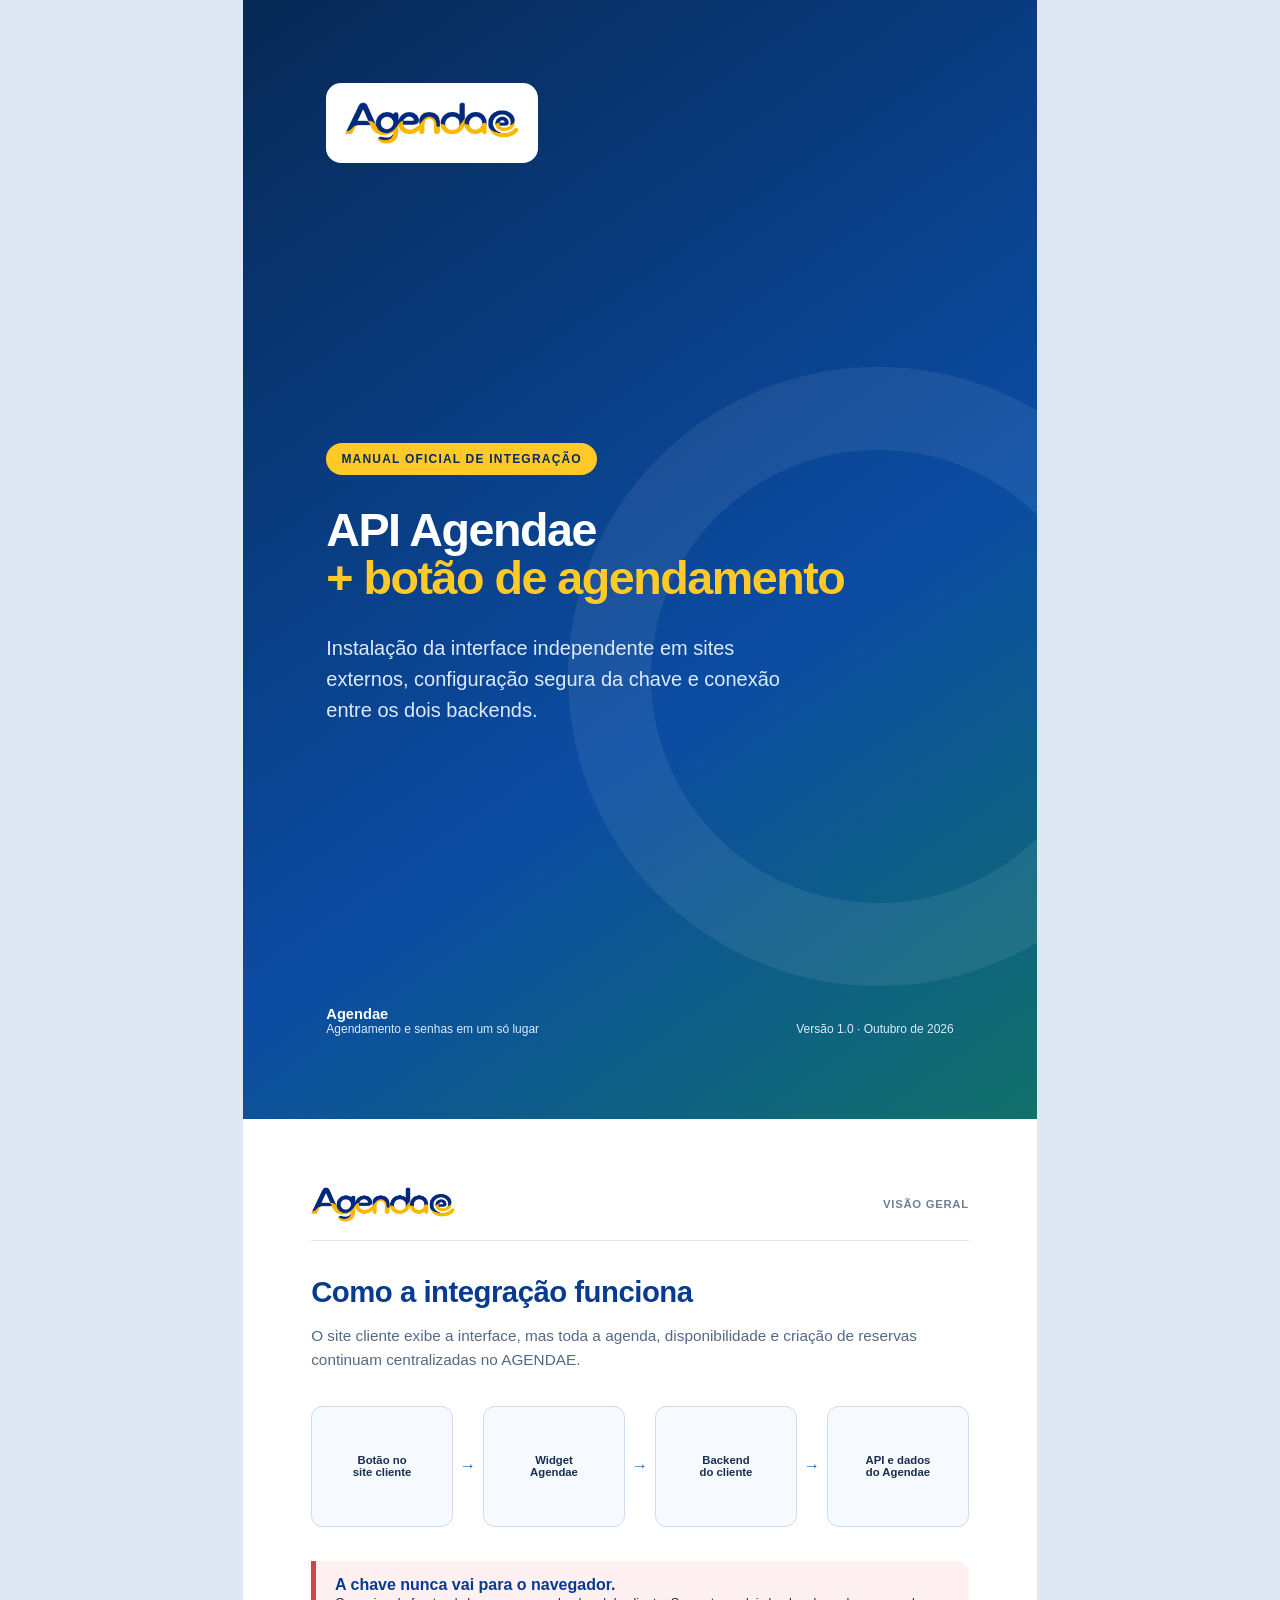
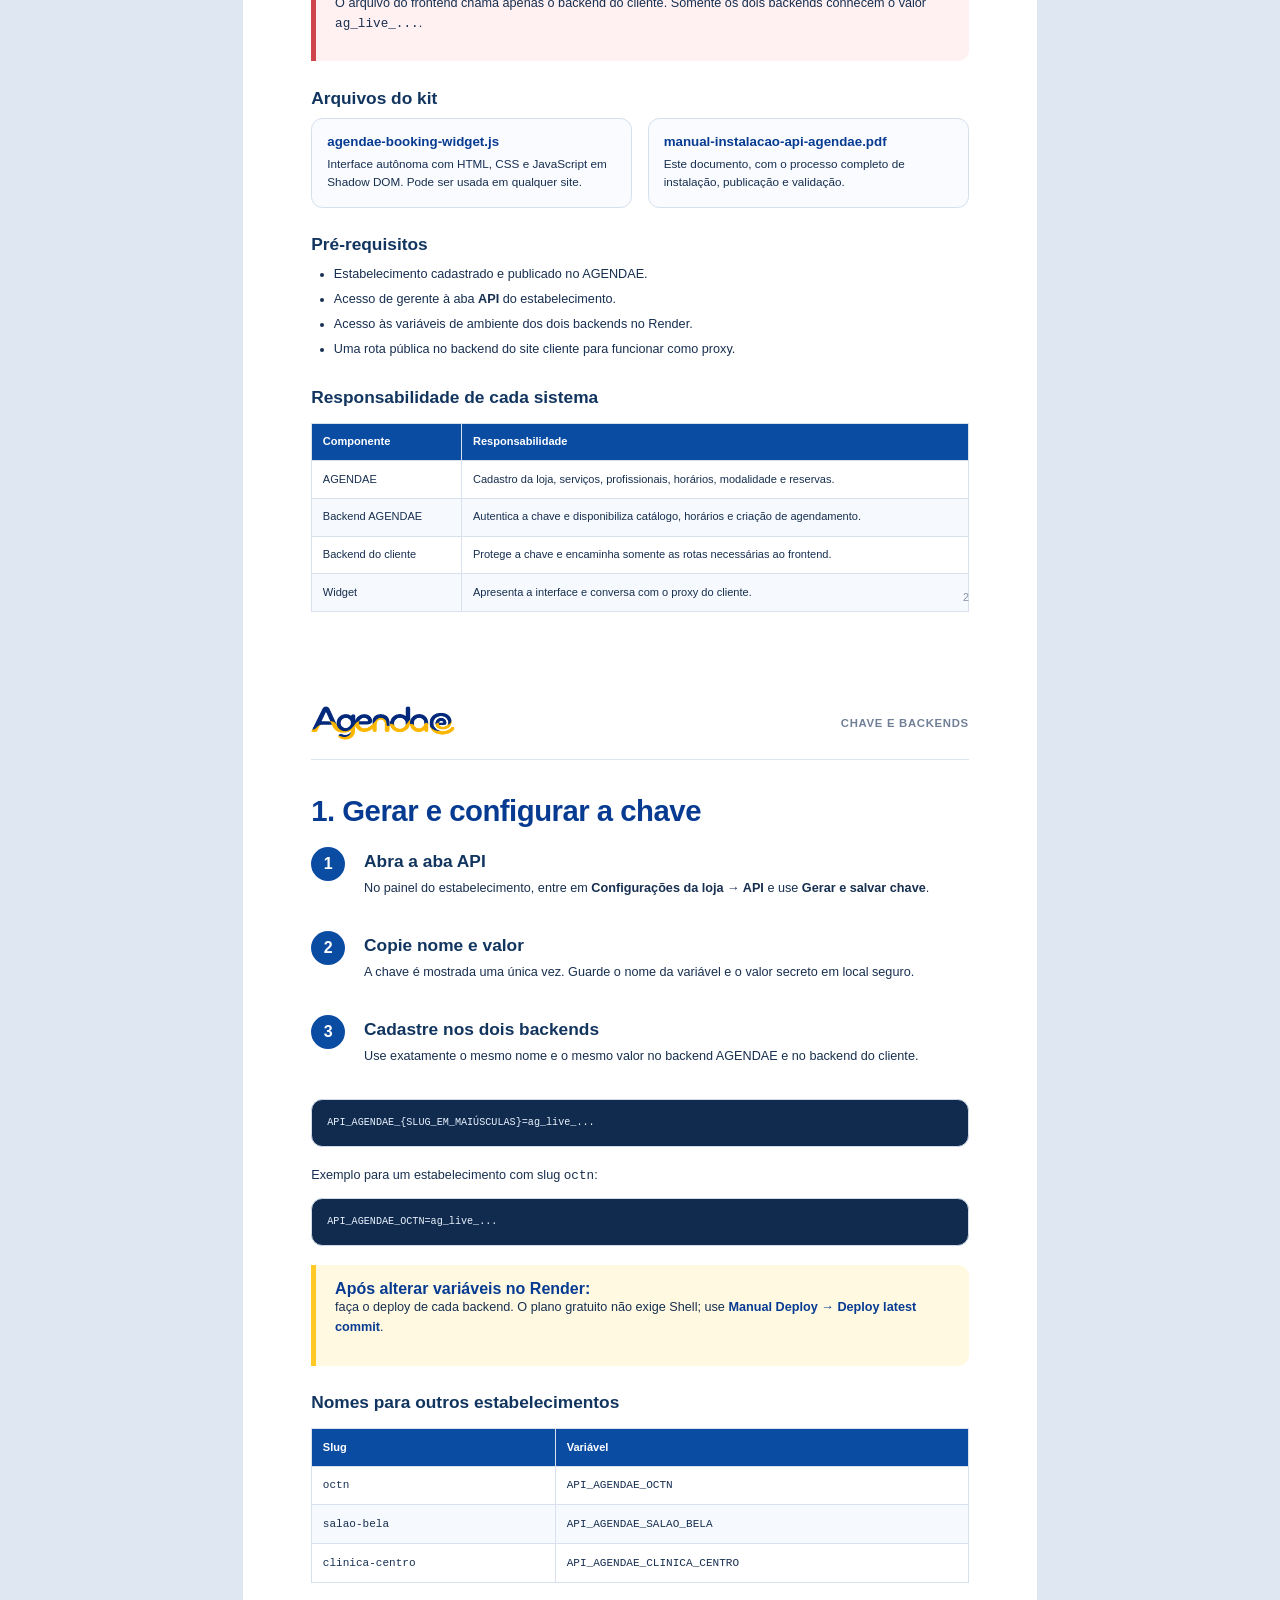
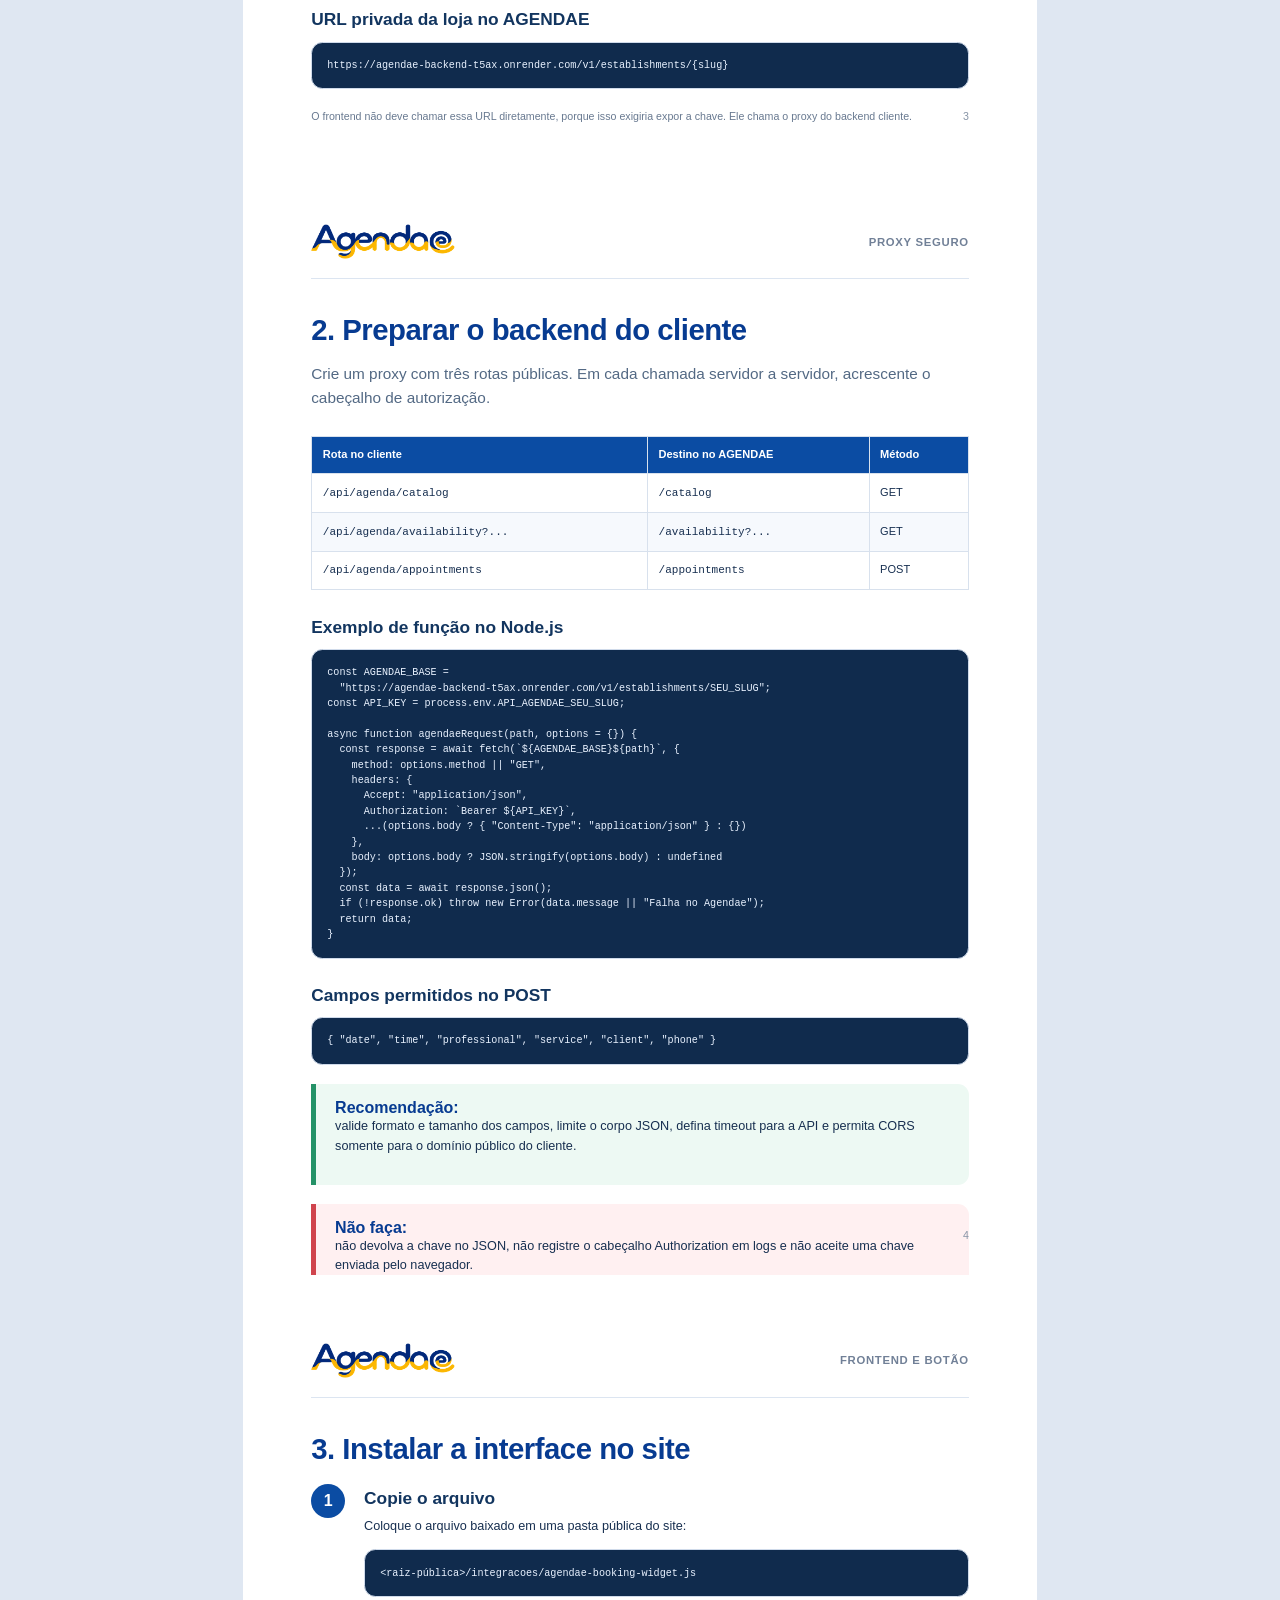
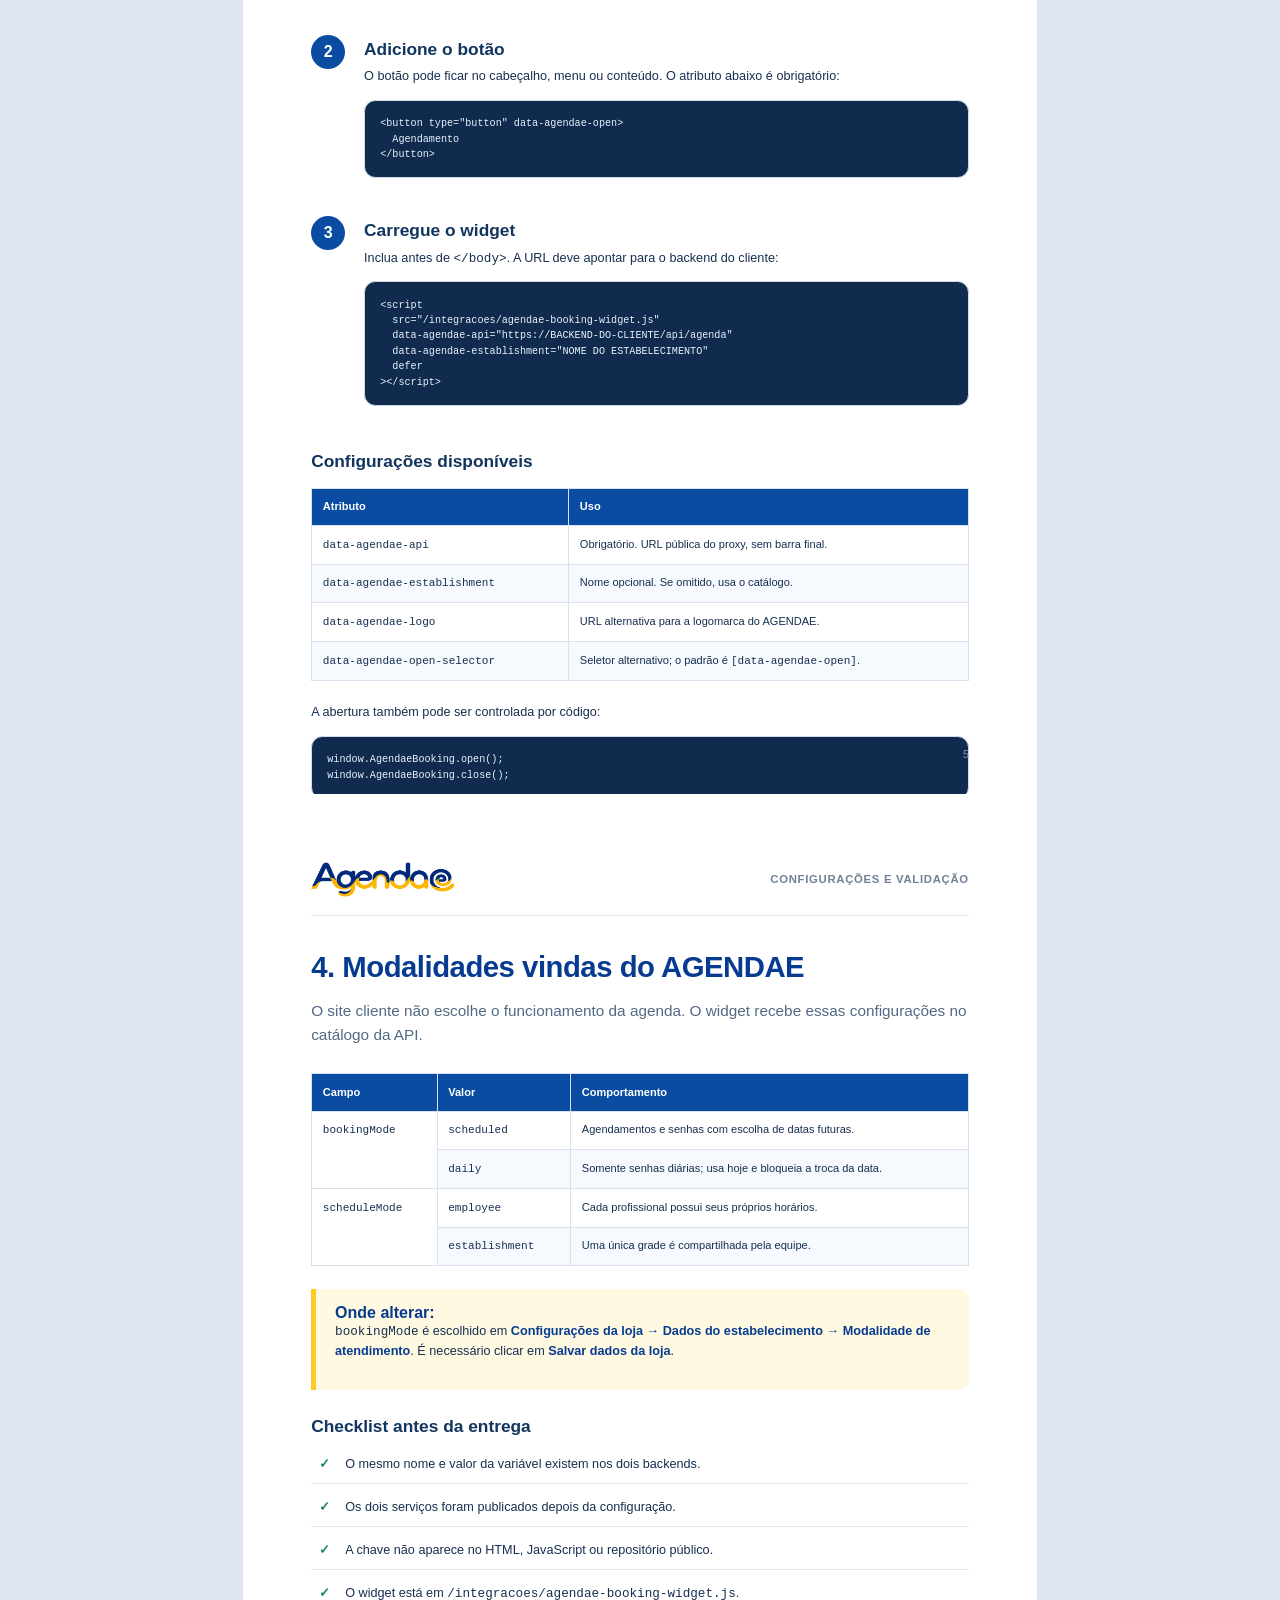
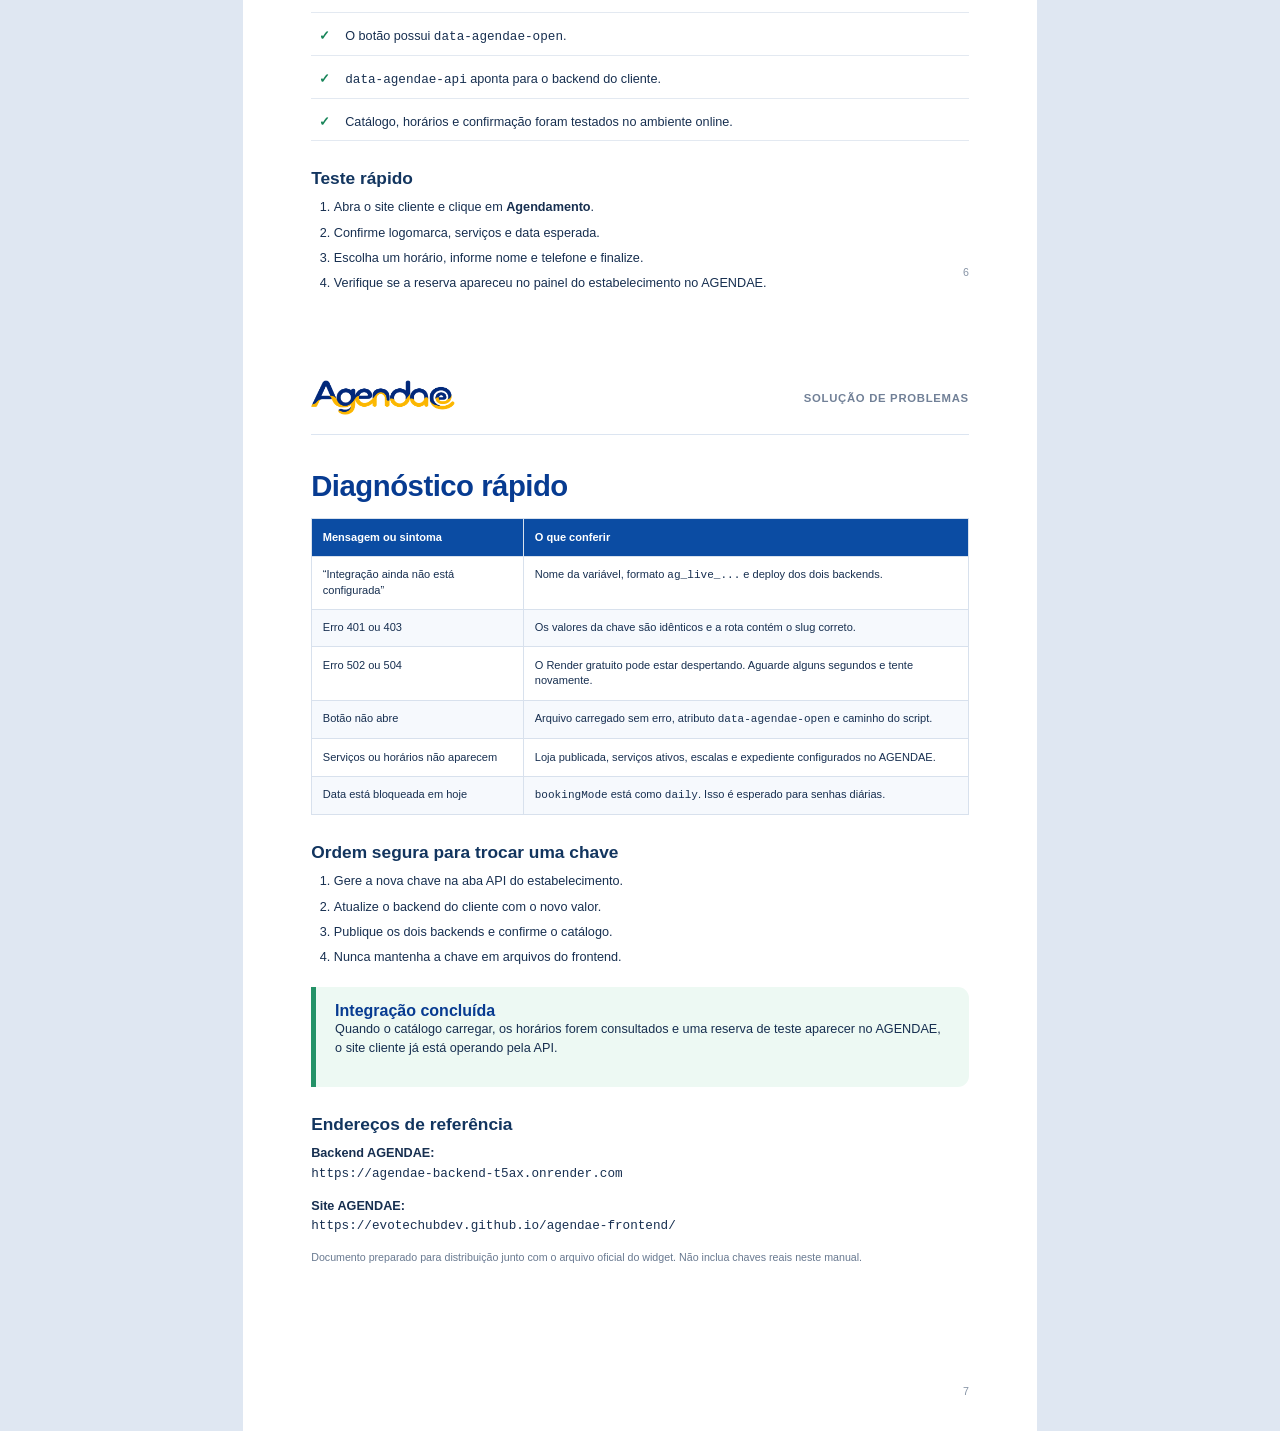
<file: integracoes/manual-instalacao-api-agendae.html>
<!doctype html>
<html lang="pt-BR">
<head>
  <meta charset="utf-8">
  <title>Manual de instalação — API Agendae</title>
  <style>
    @page { size: A4; margin: 0; }
    * { box-sizing: border-box; }
    body { margin: 0; color: #172f50; background: #dfe7f2; font-family: Arial, Helvetica, sans-serif; }
    .page { position: relative; width: 210mm; height: 296mm; margin: 0 auto; padding: 18mm 18mm 17mm; overflow: hidden; background: #fff; page-break-after: always; }
    .page:last-child { page-break-after: auto; }
    .cover { display: flex; flex-direction: column; justify-content: space-between; padding: 22mm; color: #fff; background: linear-gradient(145deg,#072955 0%,#0b4ca3 61%,#11716a 100%); }
    .cover::after { content: ""; position: absolute; right: -40mm; bottom: 35mm; width: 120mm; height: 120mm; border: 22mm solid rgba(255,255,255,.07); border-radius: 50%; }
    .brand { width: 56mm; padding: 5mm; border-radius: 4mm; background: #fff; }
    .cover-main { position: relative; z-index: 1; max-width: 150mm; }
    .eyebrow { display: inline-block; margin-bottom: 8mm; padding: 2.5mm 4mm; border-radius: 20mm; color: #082b58; background: #ffc928; font-size: 9pt; font-weight: 800; letter-spacing: 1.2px; }
    .cover h1 { margin: 0; font-size: 35pt; line-height: 1.04; letter-spacing: -1.5px; }
    .cover h1 span { display: block; color: #ffc928; }
    .cover p { max-width: 130mm; margin: 8mm 0 0; color: #dceaff; font-size: 15pt; line-height: 1.55; }
    .cover-footer { position: relative; z-index: 1; display: flex; justify-content: space-between; align-items: flex-end; color: #dceaff; font-size: 9pt; }
    .cover-footer strong { display: block; color: #fff; font-size: 11pt; }
    header { display: flex; align-items: center; justify-content: space-between; margin-bottom: 9mm; padding-bottom: 5mm; border-bottom: 1px solid #dce5f1; }
    header img { width: 38mm; }
    header span { color: #718097; font-size: 8.5pt; font-weight: 700; letter-spacing: .7px; }
    h2 { margin: 0 0 4mm; color: #073b91; font-size: 22pt; line-height: 1.15; letter-spacing: -.5px; }
    h3 { margin: 7mm 0 2.5mm; color: #12355f; font-size: 13pt; }
    h4 { margin: 5mm 0 2mm; color: #12355f; font-size: 10.5pt; }
    p, li { font-size: 9.5pt; line-height: 1.55; }
    p { margin: 0 0 3.5mm; }
    ol, ul { margin: 2mm 0 4mm; padding-left: 6mm; }
    li + li { margin-top: 1.5mm; }
    code { font-family: Consolas, "Courier New", monospace; }
    pre { margin: 3mm 0 5mm; padding: 4mm; overflow: hidden; border: 1px solid #cfdaea; border-radius: 3mm; color: #e9f2ff; background: #102b4d; font: 7.6pt/1.52 Consolas, "Courier New", monospace; white-space: pre-wrap; word-break: break-word; }
    .lead { margin-bottom: 7mm; color: #536984; font-size: 11.5pt; }
    .callout { margin: 5mm 0; padding: 4mm 5mm; border-left: 1.5mm solid #ffc928; border-radius: 0 3mm 3mm 0; background: #fff9e2; }
    .callout strong { color: #073b91; }
    .danger { border-left-color: #d0444d; background: #fff0f1; }
    .success { border-left-color: #249267; background: #edf9f3; }
    .flow { display: grid; grid-template-columns: 1fr 8mm 1fr 8mm 1fr 8mm 1fr; align-items: center; margin: 9mm 0; }
    .flow div { min-height: 32mm; padding: 4mm 2mm; display: grid; place-items: center; border: 1px solid #cfdced; border-radius: 3mm; background: #f6f9fd; text-align: center; font-size: 8.5pt; font-weight: 700; }
    .flow b { color: #1c65bd; text-align: center; }
    .grid { display: grid; grid-template-columns: 1fr 1fr; gap: 4mm; }
    .card { padding: 4mm; border: 1px solid #d6e0ed; border-radius: 3mm; background: #f9fbfe; }
    .card strong { display: block; margin-bottom: 1.5mm; color: #073b91; font-size: 10pt; }
    .card p { margin: 0; font-size: 8.8pt; }
    table { width: 100%; margin: 4mm 0 6mm; border-collapse: collapse; font-size: 8.3pt; }
    th, td { padding: 2.8mm; border: 1px solid #d8e1ed; vertical-align: top; text-align: left; line-height: 1.4; }
    th { color: #fff; background: #0b4ca3; }
    tr:nth-child(even) td { background: #f6f9fd; }
    .step { display: grid; grid-template-columns: 10mm 1fr; gap: 4mm; margin: 5mm 0; }
    .step-number { width: 9mm; height: 9mm; display: grid; place-items: center; border-radius: 50%; color: #fff; background: #0b4ca3; font-weight: 800; }
    .step h3 { margin: 1mm 0 2mm; }
    .checklist { list-style: none; padding: 0; }
    .checklist li { position: relative; padding: 2.2mm 2mm 2.2mm 9mm; border-bottom: 1px solid #e3e9f1; }
    .checklist li::before { content: "✓"; position: absolute; left: 2mm; color: #168458; font-weight: 900; }
    .page-number { position: absolute; right: 18mm; bottom: 9mm; color: #8794a6; font-size: 8pt; }
    .mini { color: #687990; font-size: 8pt; }
  </style>
</head>
<body>
  <section class="page cover">
    <img class="brand" src="../public/imagens/logo_agendae.png" alt="Agendae">
    <div class="cover-main">
      <span class="eyebrow">MANUAL OFICIAL DE INTEGRAÇÃO</span>
      <h1>API Agendae <span>+ botão de agendamento</span></h1>
      <p>Instalação da interface independente em sites externos, configuração segura da chave e conexão entre os dois backends.</p>
    </div>
    <div class="cover-footer"><div><strong>Agendae</strong>Agendamento e senhas em um só lugar</div><div>Versão 1.0 · Outubro de 2026</div></div>
  </section>

  <section class="page">
    <header><img src="../public/imagens/logo_agendae.png" alt="Agendae"><span>VISÃO GERAL</span></header>
    <h2>Como a integração funciona</h2>
    <p class="lead">O site cliente exibe a interface, mas toda a agenda, disponibilidade e criação de reservas continuam centralizadas no AGENDAE.</p>
    <div class="flow"><div>Botão no<br>site cliente</div><b>→</b><div>Widget<br>Agendae</div><b>→</b><div>Backend<br>do cliente</div><b>→</b><div>API e dados<br>do Agendae</div></div>
    <div class="callout danger"><strong>A chave nunca vai para o navegador.</strong><p>O arquivo do frontend chama apenas o backend do cliente. Somente os dois backends conhecem o valor <code>ag_live_...</code>.</p></div>
    <h3>Arquivos do kit</h3>
    <div class="grid">
      <div class="card"><strong>agendae-booking-widget.js</strong><p>Interface autônoma com HTML, CSS e JavaScript em Shadow DOM. Pode ser usada em qualquer site.</p></div>
      <div class="card"><strong>manual-instalacao-api-agendae.pdf</strong><p>Este documento, com o processo completo de instalação, publicação e validação.</p></div>
    </div>
    <h3>Pré-requisitos</h3>
    <ul>
      <li>Estabelecimento cadastrado e publicado no AGENDAE.</li>
      <li>Acesso de gerente à aba <strong>API</strong> do estabelecimento.</li>
      <li>Acesso às variáveis de ambiente dos dois backends no Render.</li>
      <li>Uma rota pública no backend do site cliente para funcionar como proxy.</li>
    </ul>
    <h3>Responsabilidade de cada sistema</h3>
    <table><thead><tr><th>Componente</th><th>Responsabilidade</th></tr></thead><tbody>
      <tr><td>AGENDAE</td><td>Cadastro da loja, serviços, profissionais, horários, modalidade e reservas.</td></tr>
      <tr><td>Backend AGENDAE</td><td>Autentica a chave e disponibiliza catálogo, horários e criação de agendamento.</td></tr>
      <tr><td>Backend do cliente</td><td>Protege a chave e encaminha somente as rotas necessárias ao frontend.</td></tr>
      <tr><td>Widget</td><td>Apresenta a interface e conversa com o proxy do cliente.</td></tr>
    </tbody></table>
    <span class="page-number">2</span>
  </section>

  <section class="page">
    <header><img src="../public/imagens/logo_agendae.png" alt="Agendae"><span>CHAVE E BACKENDS</span></header>
    <h2>1. Gerar e configurar a chave</h2>
    <div class="step"><span class="step-number">1</span><div><h3>Abra a aba API</h3><p>No painel do estabelecimento, entre em <strong>Configurações da loja → API</strong> e use <strong>Gerar e salvar chave</strong>.</p></div></div>
    <div class="step"><span class="step-number">2</span><div><h3>Copie nome e valor</h3><p>A chave é mostrada uma única vez. Guarde o nome da variável e o valor secreto em local seguro.</p></div></div>
    <div class="step"><span class="step-number">3</span><div><h3>Cadastre nos dois backends</h3><p>Use exatamente o mesmo nome e o mesmo valor no backend AGENDAE e no backend do cliente.</p></div></div>
    <pre>API_AGENDAE_{SLUG_EM_MAIÚSCULAS}=ag_live_...</pre>
    <p>Exemplo para um estabelecimento com slug <code>octn</code>:</p>
    <pre>API_AGENDAE_OCTN=ag_live_...</pre>
    <div class="callout"><strong>Após alterar variáveis no Render:</strong><p>faça o deploy de cada backend. O plano gratuito não exige Shell; use <strong>Manual Deploy → Deploy latest commit</strong>.</p></div>
    <h3>Nomes para outros estabelecimentos</h3>
    <table><thead><tr><th>Slug</th><th>Variável</th></tr></thead><tbody>
      <tr><td><code>octn</code></td><td><code>API_AGENDAE_OCTN</code></td></tr>
      <tr><td><code>salao-bela</code></td><td><code>API_AGENDAE_SALAO_BELA</code></td></tr>
      <tr><td><code>clinica-centro</code></td><td><code>API_AGENDAE_CLINICA_CENTRO</code></td></tr>
    </tbody></table>
    <h3>URL privada da loja no AGENDAE</h3>
    <pre>https://agendae-backend-t5ax.onrender.com/v1/establishments/{slug}</pre>
    <p class="mini">O frontend não deve chamar essa URL diretamente, porque isso exigiria expor a chave. Ele chama o proxy do backend cliente.</p>
    <span class="page-number">3</span>
  </section>

  <section class="page">
    <header><img src="../public/imagens/logo_agendae.png" alt="Agendae"><span>PROXY SEGURO</span></header>
    <h2>2. Preparar o backend do cliente</h2>
    <p class="lead">Crie um proxy com três rotas públicas. Em cada chamada servidor a servidor, acrescente o cabeçalho de autorização.</p>
    <table><thead><tr><th>Rota no cliente</th><th>Destino no AGENDAE</th><th>Método</th></tr></thead><tbody>
      <tr><td><code>/api/agenda/catalog</code></td><td><code>/catalog</code></td><td>GET</td></tr>
      <tr><td><code>/api/agenda/availability?...</code></td><td><code>/availability?...</code></td><td>GET</td></tr>
      <tr><td><code>/api/agenda/appointments</code></td><td><code>/appointments</code></td><td>POST</td></tr>
    </tbody></table>
    <h3>Exemplo de função no Node.js</h3>
    <pre>const AGENDAE_BASE =
  "https://agendae-backend-t5ax.onrender.com/v1/establishments/SEU_SLUG";
const API_KEY = process.env.API_AGENDAE_SEU_SLUG;

async function agendaeRequest(path, options = {}) {
  const response = await fetch(`${AGENDAE_BASE}${path}`, {
    method: options.method || "GET",
    headers: {
      Accept: "application/json",
      Authorization: `Bearer ${API_KEY}`,
      ...(options.body ? { "Content-Type": "application/json" } : {})
    },
    body: options.body ? JSON.stringify(options.body) : undefined
  });
  const data = await response.json();
  if (!response.ok) throw new Error(data.message || "Falha no Agendae");
  return data;
}</pre>
    <h3>Campos permitidos no POST</h3>
    <pre>{ "date", "time", "professional", "service", "client", "phone" }</pre>
    <div class="callout success"><strong>Recomendação:</strong><p>valide formato e tamanho dos campos, limite o corpo JSON, defina timeout para a API e permita CORS somente para o domínio público do cliente.</p></div>
    <div class="callout danger"><strong>Não faça:</strong><p>não devolva a chave no JSON, não registre o cabeçalho Authorization em logs e não aceite uma chave enviada pelo navegador.</p></div>
    <span class="page-number">4</span>
  </section>

  <section class="page">
    <header><img src="../public/imagens/logo_agendae.png" alt="Agendae"><span>FRONTEND E BOTÃO</span></header>
    <h2>3. Instalar a interface no site</h2>
    <div class="step"><span class="step-number">1</span><div><h3>Copie o arquivo</h3><p>Coloque o arquivo baixado em uma pasta pública do site:</p><pre>&lt;raiz-pública&gt;/integracoes/agendae-booking-widget.js</pre></div></div>
    <div class="step"><span class="step-number">2</span><div><h3>Adicione o botão</h3><p>O botão pode ficar no cabeçalho, menu ou conteúdo. O atributo abaixo é obrigatório:</p><pre>&lt;button type="button" data-agendae-open&gt;
  Agendamento
&lt;/button&gt;</pre></div></div>
    <div class="step"><span class="step-number">3</span><div><h3>Carregue o widget</h3><p>Inclua antes de <code>&lt;/body&gt;</code>. A URL deve apontar para o backend do cliente:</p><pre>&lt;script
  src="/integracoes/agendae-booking-widget.js"
  data-agendae-api="https://BACKEND-DO-CLIENTE/api/agenda"
  data-agendae-establishment="NOME DO ESTABELECIMENTO"
  defer
&gt;&lt;/script&gt;</pre></div></div>
    <h3>Configurações disponíveis</h3>
    <table><thead><tr><th>Atributo</th><th>Uso</th></tr></thead><tbody>
      <tr><td><code>data-agendae-api</code></td><td>Obrigatório. URL pública do proxy, sem barra final.</td></tr>
      <tr><td><code>data-agendae-establishment</code></td><td>Nome opcional. Se omitido, usa o catálogo.</td></tr>
      <tr><td><code>data-agendae-logo</code></td><td>URL alternativa para a logomarca do AGENDAE.</td></tr>
      <tr><td><code>data-agendae-open-selector</code></td><td>Seletor alternativo; o padrão é <code>[data-agendae-open]</code>.</td></tr>
    </tbody></table>
    <p>A abertura também pode ser controlada por código:</p>
    <pre>window.AgendaeBooking.open();
window.AgendaeBooking.close();</pre>
    <span class="page-number">5</span>
  </section>

  <section class="page">
    <header><img src="../public/imagens/logo_agendae.png" alt="Agendae"><span>CONFIGURAÇÕES E VALIDAÇÃO</span></header>
    <h2>4. Modalidades vindas do AGENDAE</h2>
    <p class="lead">O site cliente não escolhe o funcionamento da agenda. O widget recebe essas configurações no catálogo da API.</p>
    <table><thead><tr><th>Campo</th><th>Valor</th><th>Comportamento</th></tr></thead><tbody>
      <tr><td rowspan="2"><code>bookingMode</code></td><td><code>scheduled</code></td><td>Agendamentos e senhas com escolha de datas futuras.</td></tr>
      <tr><td><code>daily</code></td><td>Somente senhas diárias; usa hoje e bloqueia a troca da data.</td></tr>
      <tr><td rowspan="2"><code>scheduleMode</code></td><td><code>employee</code></td><td>Cada profissional possui seus próprios horários.</td></tr>
      <tr><td><code>establishment</code></td><td>Uma única grade é compartilhada pela equipe.</td></tr>
    </tbody></table>
    <div class="callout"><strong>Onde alterar:</strong><p><code>bookingMode</code> é escolhido em <strong>Configurações da loja → Dados do estabelecimento → Modalidade de atendimento</strong>. É necessário clicar em <strong>Salvar dados da loja</strong>.</p></div>
    <h3>Checklist antes da entrega</h3>
    <ul class="checklist">
      <li>O mesmo nome e valor da variável existem nos dois backends.</li>
      <li>Os dois serviços foram publicados depois da configuração.</li>
      <li>A chave não aparece no HTML, JavaScript ou repositório público.</li>
      <li>O widget está em <code>/integracoes/agendae-booking-widget.js</code>.</li>
      <li>O botão possui <code>data-agendae-open</code>.</li>
      <li><code>data-agendae-api</code> aponta para o backend do cliente.</li>
      <li>Catálogo, horários e confirmação foram testados no ambiente online.</li>
    </ul>
    <h3>Teste rápido</h3>
    <ol>
      <li>Abra o site cliente e clique em <strong>Agendamento</strong>.</li>
      <li>Confirme logomarca, serviços e data esperada.</li>
      <li>Escolha um horário, informe nome e telefone e finalize.</li>
      <li>Verifique se a reserva apareceu no painel do estabelecimento no AGENDAE.</li>
    </ol>
    <span class="page-number">6</span>
  </section>

  <section class="page">
    <header><img src="../public/imagens/logo_agendae.png" alt="Agendae"><span>SOLUÇÃO DE PROBLEMAS</span></header>
    <h2>Diagnóstico rápido</h2>
    <table><thead><tr><th>Mensagem ou sintoma</th><th>O que conferir</th></tr></thead><tbody>
      <tr><td>“Integração ainda não está configurada”</td><td>Nome da variável, formato <code>ag_live_...</code> e deploy dos dois backends.</td></tr>
      <tr><td>Erro 401 ou 403</td><td>Os valores da chave são idênticos e a rota contém o slug correto.</td></tr>
      <tr><td>Erro 502 ou 504</td><td>O Render gratuito pode estar despertando. Aguarde alguns segundos e tente novamente.</td></tr>
      <tr><td>Botão não abre</td><td>Arquivo carregado sem erro, atributo <code>data-agendae-open</code> e caminho do script.</td></tr>
      <tr><td>Serviços ou horários não aparecem</td><td>Loja publicada, serviços ativos, escalas e expediente configurados no AGENDAE.</td></tr>
      <tr><td>Data está bloqueada em hoje</td><td><code>bookingMode</code> está como <code>daily</code>. Isso é esperado para senhas diárias.</td></tr>
    </tbody></table>
    <h3>Ordem segura para trocar uma chave</h3>
    <ol>
      <li>Gere a nova chave na aba API do estabelecimento.</li>
      <li>Atualize o backend do cliente com o novo valor.</li>
      <li>Publique os dois backends e confirme o catálogo.</li>
      <li>Nunca mantenha a chave em arquivos do frontend.</li>
    </ol>
    <div class="callout success"><strong>Integração concluída</strong><p>Quando o catálogo carregar, os horários forem consultados e uma reserva de teste aparecer no AGENDAE, o site cliente já está operando pela API.</p></div>
    <h3>Endereços de referência</h3>
    <p><strong>Backend AGENDAE:</strong><br><code>https://agendae-backend-t5ax.onrender.com</code></p>
    <p><strong>Site AGENDAE:</strong><br><code>https://evotechubdev.github.io/agendae-frontend/</code></p>
    <p class="mini">Documento preparado para distribuição junto com o arquivo oficial do widget. Não inclua chaves reais neste manual.</p>
    <span class="page-number">7</span>
  </section>
</body>
</html>
</file>
